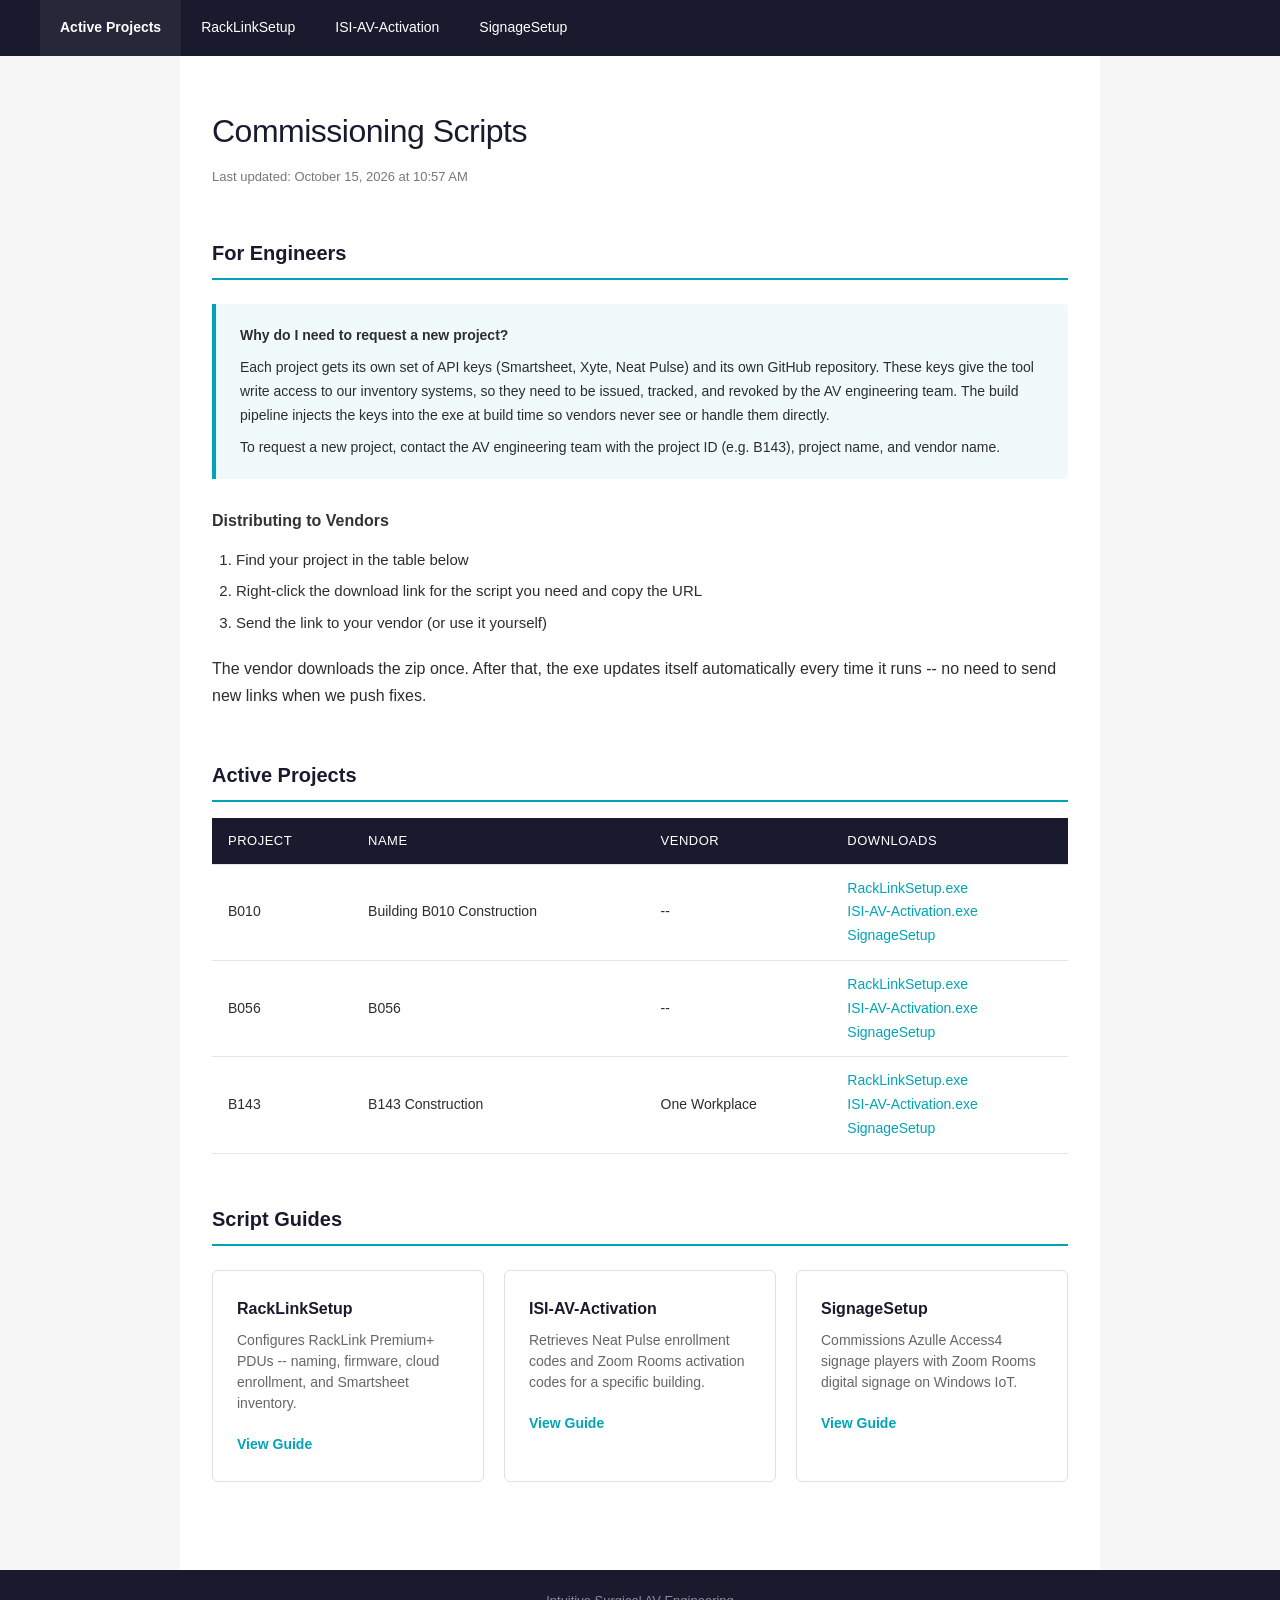
<file: index.html>
<!DOCTYPE html>
<html lang="en">
<head>
  <meta charset="UTF-8">
  <title>Commissioning Scripts</title>
  <link rel="stylesheet" href="style.css">
</head>
<body>
  <nav>
    <strong>Active Projects</strong>
    <a href="racklinksetup.html">RackLinkSetup</a>
    <a href="isi-av-activator.html">ISI-AV-Activation</a>
    <a href="signagesetup.html">SignageSetup</a>
  </nav>

  <div class="content">
    <h1>Commissioning Scripts</h1>
    <div class="updated">Last updated: October 15, 2026 at 10:57 AM</div>

    <h2>For Engineers</h2>
    <div class="info-box">
      <p><strong>Why do I need to request a new project?</strong></p>
      <p>Each project gets its own set of API keys (Smartsheet, Xyte, Neat Pulse) and its own GitHub
      repository. These keys give the tool write access to our inventory systems, so they need to be
      issued, tracked, and revoked by the AV engineering team. The build pipeline injects the keys into
      the exe at build time so vendors never see or handle them directly.</p>
      <p>To request a new project, contact the AV engineering team with the project ID (e.g. B143),
      project name, and vendor name.</p>
    </div>

    <h3>Distributing to Vendors</h3>
    <ol>
      <li>Find your project in the table below</li>
      <li>Right-click the download link for the script you need and copy the URL</li>
      <li>Send the link to your vendor (or use it yourself)</li>
    </ol>
    <p>The vendor downloads the zip once. After that, the exe updates itself automatically every time
    it runs -- no need to send new links when we push fixes.</p>

    <h2>Active Projects</h2>
    <table>
      <thead>
        <tr>
          <th>Project</th>
          <th>Name</th>
          <th>Vendor</th>
          <th>Downloads</th>
        </tr>
      </thead>
      <tbody>
      <tr>
        <td>B010</td>
        <td>Building B010 Construction</td>
        <td>--</td>
        <td><a href="https://github.com/Enterprise-AV/B010-RackLinkSetup/releases/latest">RackLinkSetup.exe</a><br><a href="https://github.com/Enterprise-AV/B010-ISI-AV-Activator/releases/latest">ISI-AV-Activation.exe</a><br><a href="https://github.com/Enterprise-AV/SignageSetup-Deploy/releases/latest">SignageSetup</a></td>
      </tr>
      <tr>
        <td>B056</td>
        <td>B056</td>
        <td>--</td>
        <td><a href="https://github.com/Enterprise-AV/B056-RackLinkSetup/releases/latest">RackLinkSetup.exe</a><br><a href="https://github.com/Enterprise-AV/B056-ISI-AV-Activator/releases/latest">ISI-AV-Activation.exe</a><br><a href="https://github.com/Enterprise-AV/SignageSetup-Deploy/releases/latest">SignageSetup</a></td>
      </tr>
      <tr>
        <td>B143</td>
        <td>B143 Construction</td>
        <td>One Workplace</td>
        <td><a href="https://github.com/Enterprise-AV/B143-RackLinkSetup/releases/latest">RackLinkSetup.exe</a><br><a href="https://github.com/Enterprise-AV/B143-ISI-AV-Activator/releases/latest">ISI-AV-Activation.exe</a><br><a href="https://github.com/Enterprise-AV/SignageSetup-Deploy/releases/latest">SignageSetup</a></td>
      </tr>
      </tbody>
    </table>

    <h2>Script Guides</h2>
    <div class="script-cards">
      <div class="script-card">
        <h3>RackLinkSetup</h3>
        <p>Configures RackLink Premium+ PDUs -- naming, firmware, cloud enrollment, and Smartsheet inventory.</p>
        <a href="racklinksetup.html">View Guide</a>
      </div>
      <div class="script-card">
        <h3>ISI-AV-Activation</h3>
        <p>Retrieves Neat Pulse enrollment codes and Zoom Rooms activation codes for a specific building.</p>
        <a href="isi-av-activator.html">View Guide</a>
      </div>
      <div class="script-card">
        <h3>SignageSetup</h3>
        <p>Commissions Azulle Access4 signage players with Zoom Rooms digital signage on Windows IoT.</p>
        <a href="signagesetup.html">View Guide</a>
      </div>
    </div>
  </div>

  <footer>Intuitive Surgical AV Engineering</footer>
</body>
</html>
</file>
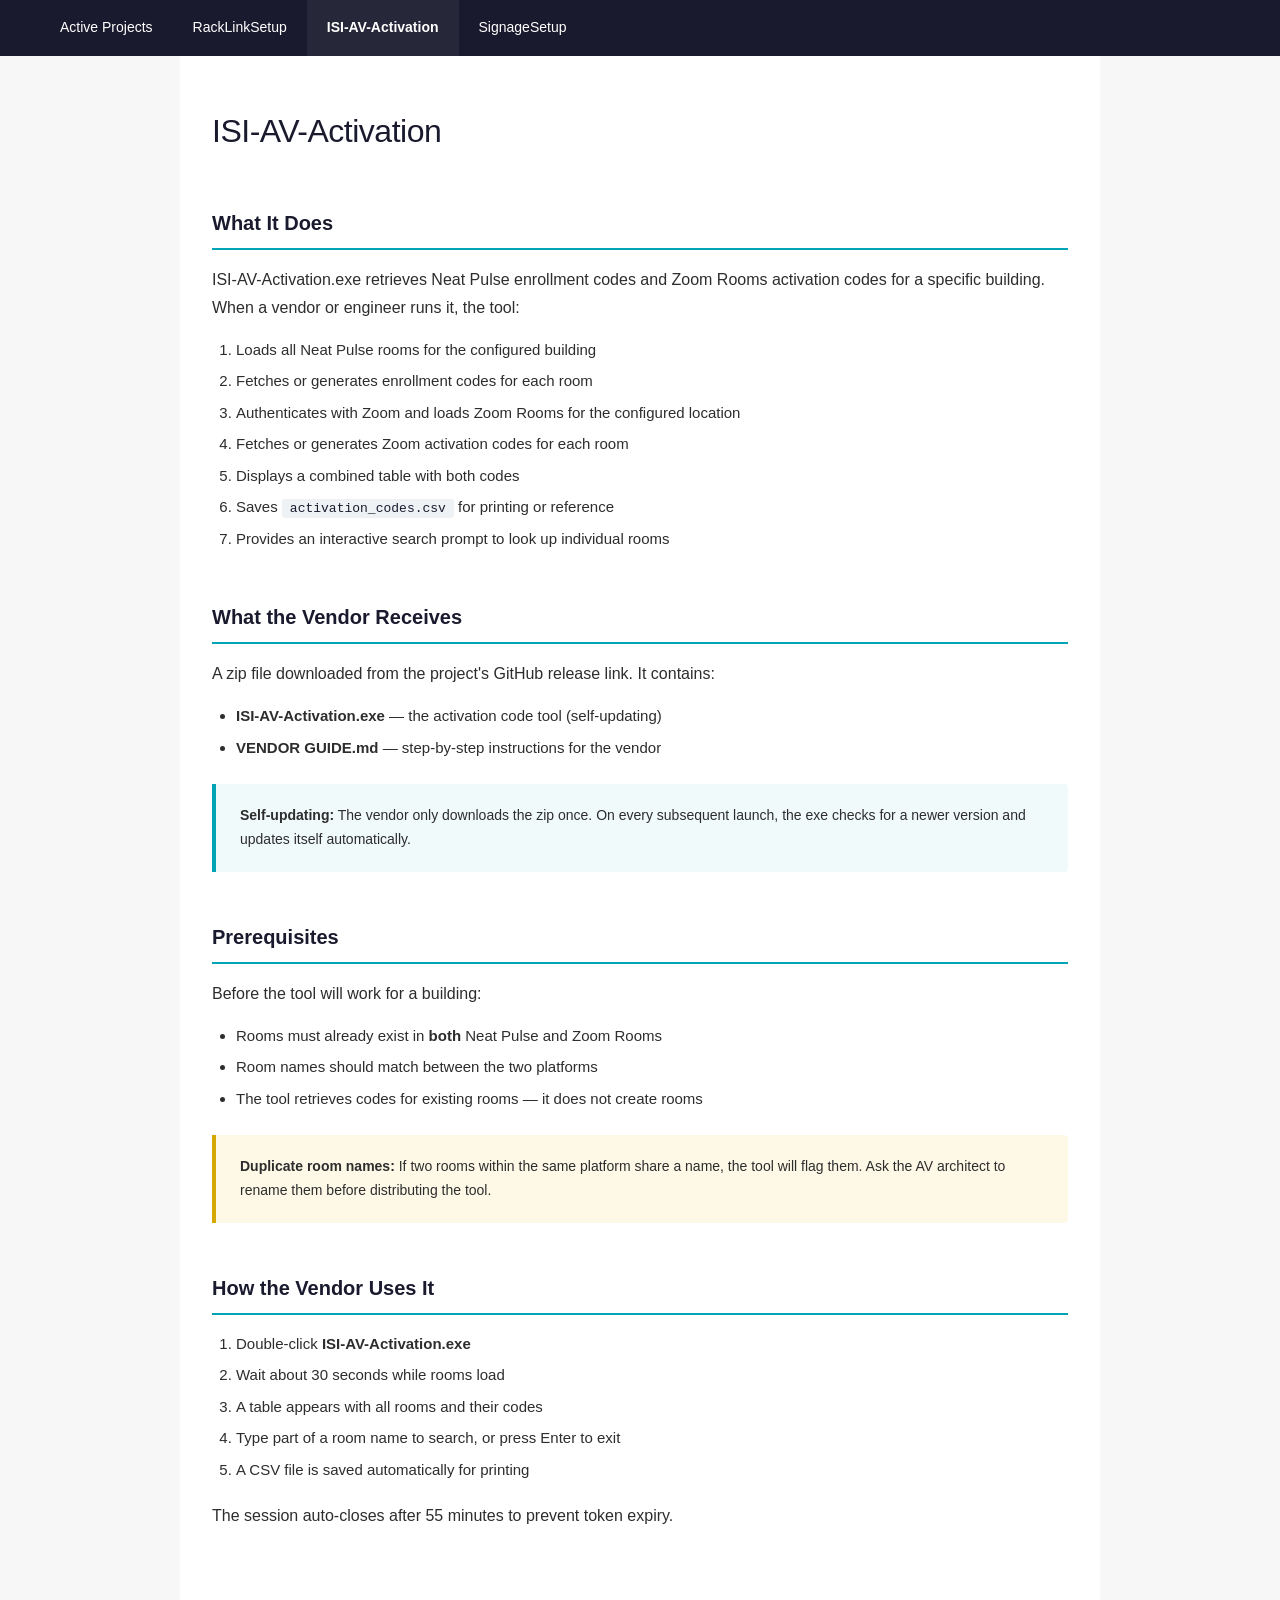
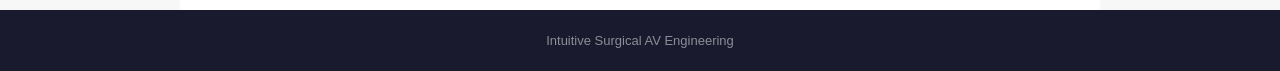
<file: isi-av-activator.html>
<!DOCTYPE html>
<html lang="en">
<head>
  <meta charset="UTF-8">
  <title>ISI-AV-Activation - AV Engineering</title>
  <link rel="stylesheet" href="style.css">
</head>
<body>
  <nav>
    <a href="index.html">Active Projects</a>
    <a href="racklinksetup.html">RackLinkSetup</a>
    <strong>ISI-AV-Activation</strong>
    <a href="signagesetup.html">SignageSetup</a>
  </nav>

  <div class="content">
    <h1>ISI-AV-Activation</h1>

    <h2>What It Does</h2>
    <p>ISI-AV-Activation.exe retrieves Neat Pulse enrollment codes and Zoom Rooms activation codes for a specific building. When a vendor or engineer runs it, the tool:</p>
    <ol>
      <li>Loads all Neat Pulse rooms for the configured building</li>
      <li>Fetches or generates enrollment codes for each room</li>
      <li>Authenticates with Zoom and loads Zoom Rooms for the configured location</li>
      <li>Fetches or generates Zoom activation codes for each room</li>
      <li>Displays a combined table with both codes</li>
      <li>Saves <code>activation_codes.csv</code> for printing or reference</li>
      <li>Provides an interactive search prompt to look up individual rooms</li>
    </ol>

    <h2>What the Vendor Receives</h2>
    <p>A zip file downloaded from the project's GitHub release link. It contains:</p>
    <ul>
      <li><strong>ISI-AV-Activation.exe</strong> &mdash; the activation code tool (self-updating)</li>
      <li><strong>VENDOR GUIDE.md</strong> &mdash; step-by-step instructions for the vendor</li>
    </ul>

    <div class="info-box">
      <p><strong>Self-updating:</strong> The vendor only downloads the zip once. On every subsequent launch, the exe checks for a newer version and updates itself automatically.</p>
    </div>

    <h2>Prerequisites</h2>
    <p>Before the tool will work for a building:</p>
    <ul>
      <li>Rooms must already exist in <strong>both</strong> Neat Pulse and Zoom Rooms</li>
      <li>Room names should match between the two platforms</li>
      <li>The tool retrieves codes for existing rooms &mdash; it does not create rooms</li>
    </ul>

    <div class="warning-box">
      <p><strong>Duplicate room names:</strong> If two rooms within the same platform share a name, the tool will flag them. Ask the AV architect to rename them before distributing the tool.</p>
    </div>

    <h2>How the Vendor Uses It</h2>
    <ol>
      <li>Double-click <strong>ISI-AV-Activation.exe</strong></li>
      <li>Wait about 30 seconds while rooms load</li>
      <li>A table appears with all rooms and their codes</li>
      <li>Type part of a room name to search, or press Enter to exit</li>
      <li>A CSV file is saved automatically for printing</li>
    </ol>
    <p>The session auto-closes after 55 minutes to prevent token expiry.</p>
  </div>

  <footer>Intuitive Surgical AV Engineering</footer>
</body>
</html>
</file>
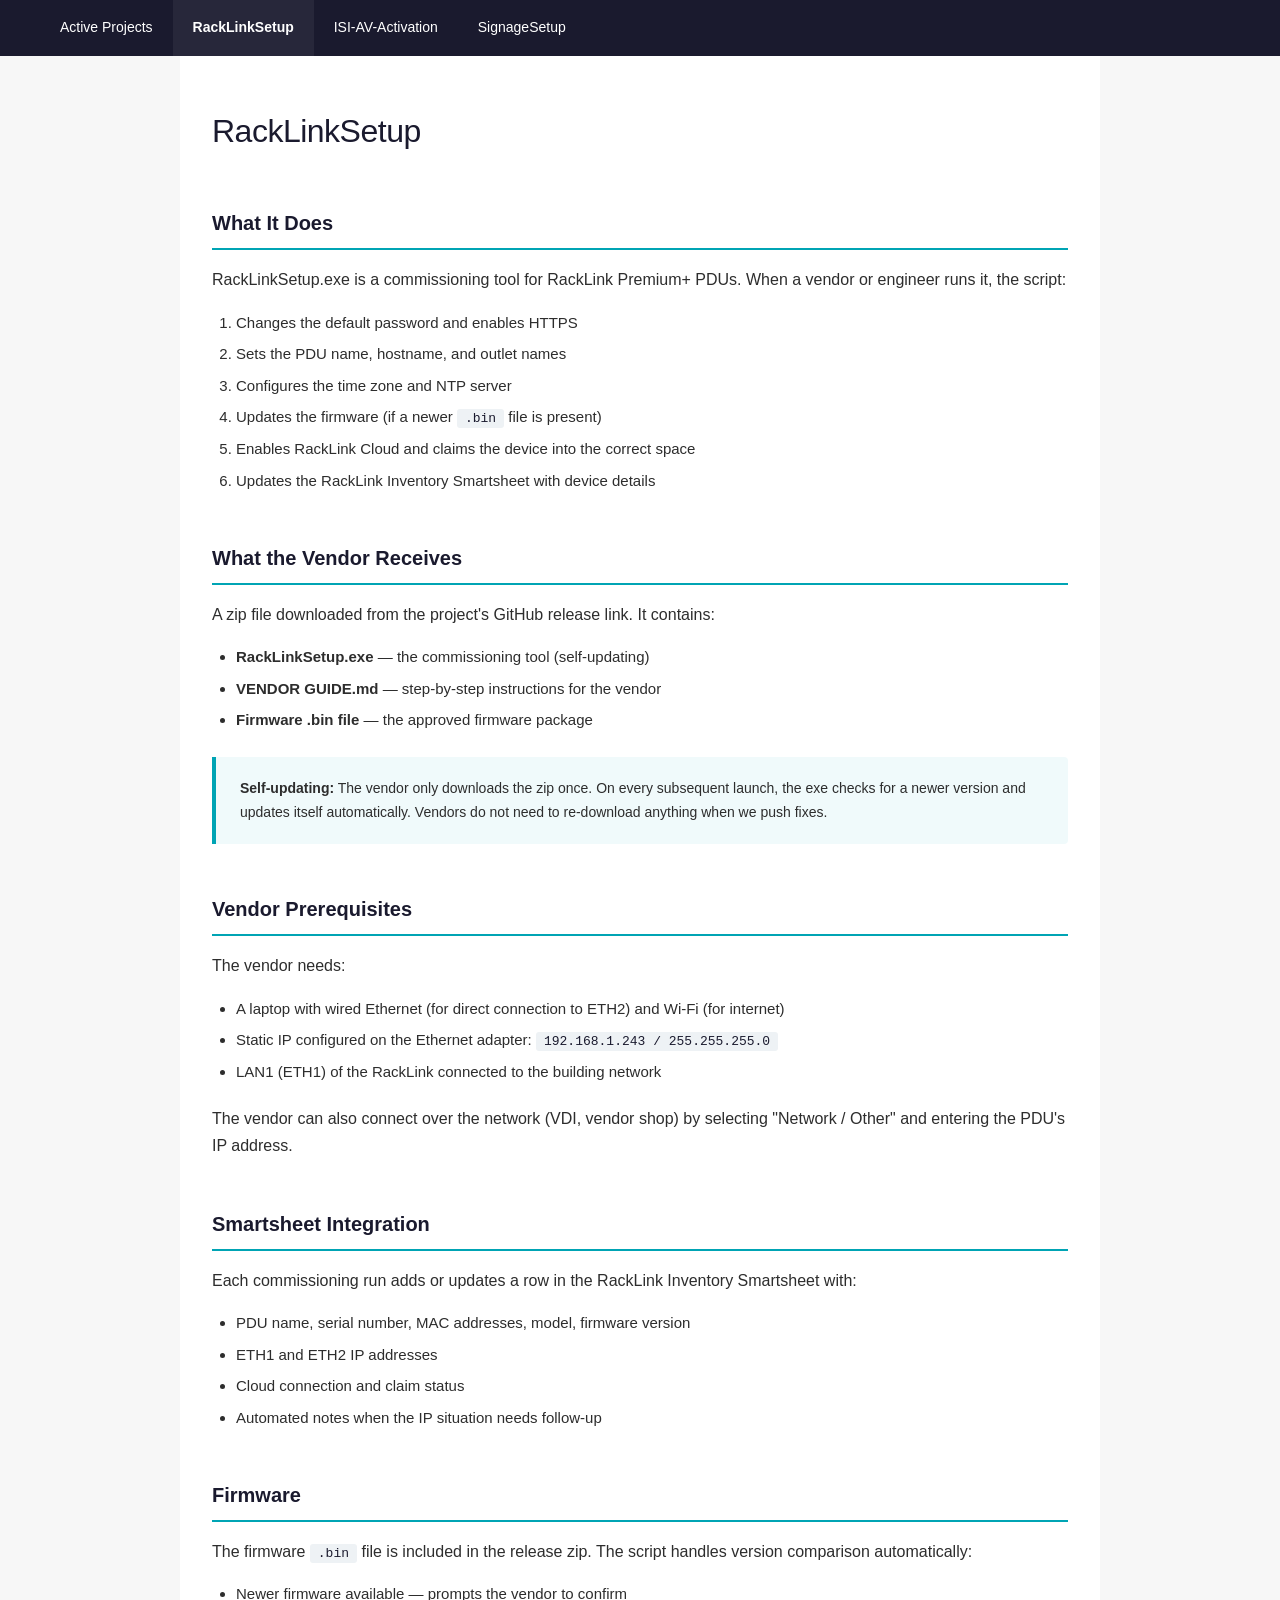
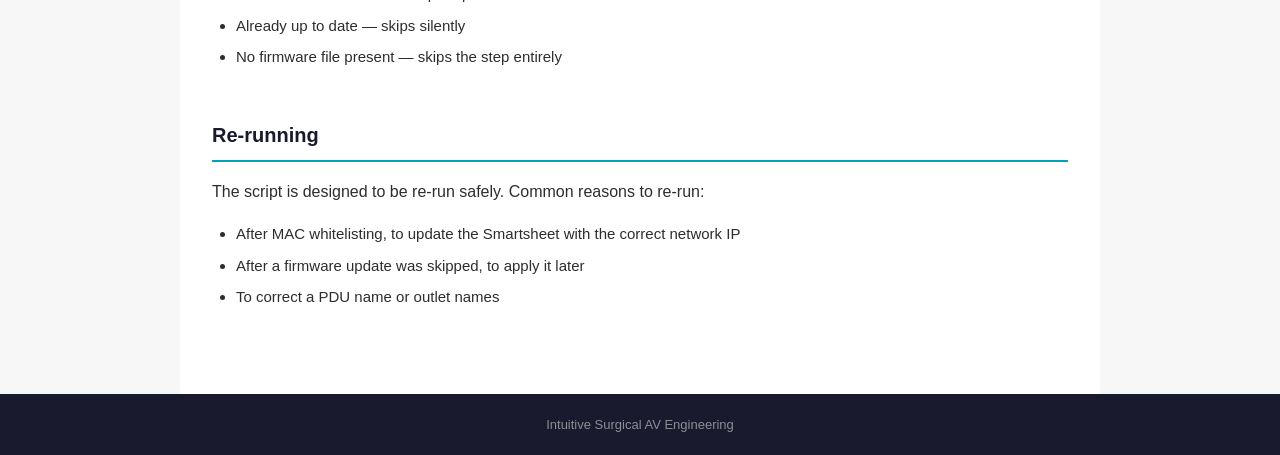
<file: racklinksetup.html>
<!DOCTYPE html>
<html lang="en">
<head>
  <meta charset="UTF-8">
  <title>RackLinkSetup - AV Engineering</title>
  <link rel="stylesheet" href="style.css">
</head>
<body>
  <nav>
    <a href="index.html">Active Projects</a>
    <strong>RackLinkSetup</strong>
    <a href="isi-av-activator.html">ISI-AV-Activation</a>
    <a href="signagesetup.html">SignageSetup</a>
  </nav>

  <div class="content">
    <h1>RackLinkSetup</h1>

    <h2>What It Does</h2>
    <p>RackLinkSetup.exe is a commissioning tool for RackLink Premium+ PDUs. When a vendor or engineer runs it, the script:</p>
    <ol>
      <li>Changes the default password and enables HTTPS</li>
      <li>Sets the PDU name, hostname, and outlet names</li>
      <li>Configures the time zone and NTP server</li>
      <li>Updates the firmware (if a newer <code>.bin</code> file is present)</li>
      <li>Enables RackLink Cloud and claims the device into the correct space</li>
      <li>Updates the RackLink Inventory Smartsheet with device details</li>
    </ol>

    <h2>What the Vendor Receives</h2>
    <p>A zip file downloaded from the project's GitHub release link. It contains:</p>
    <ul>
      <li><strong>RackLinkSetup.exe</strong> &mdash; the commissioning tool (self-updating)</li>
      <li><strong>VENDOR GUIDE.md</strong> &mdash; step-by-step instructions for the vendor</li>
      <li><strong>Firmware .bin file</strong> &mdash; the approved firmware package</li>
    </ul>

    <div class="info-box">
      <p><strong>Self-updating:</strong> The vendor only downloads the zip once. On every subsequent launch, the exe checks for a newer version and updates itself automatically. Vendors do not need to re-download anything when we push fixes.</p>
    </div>

    <h2>Vendor Prerequisites</h2>
    <p>The vendor needs:</p>
    <ul>
      <li>A laptop with wired Ethernet (for direct connection to ETH2) and Wi-Fi (for internet)</li>
      <li>Static IP configured on the Ethernet adapter: <code>192.168.1.243 / 255.255.255.0</code></li>
      <li>LAN1 (ETH1) of the RackLink connected to the building network</li>
    </ul>
    <p>The vendor can also connect over the network (VDI, vendor shop) by selecting "Network / Other" and entering the PDU's IP address.</p>

    <h2>Smartsheet Integration</h2>
    <p>Each commissioning run adds or updates a row in the RackLink Inventory Smartsheet with:</p>
    <ul>
      <li>PDU name, serial number, MAC addresses, model, firmware version</li>
      <li>ETH1 and ETH2 IP addresses</li>
      <li>Cloud connection and claim status</li>
      <li>Automated notes when the IP situation needs follow-up</li>
    </ul>

    <h2>Firmware</h2>
    <p>The firmware <code>.bin</code> file is included in the release zip. The script handles version comparison automatically:</p>
    <ul>
      <li>Newer firmware available &mdash; prompts the vendor to confirm</li>
      <li>Already up to date &mdash; skips silently</li>
      <li>No firmware file present &mdash; skips the step entirely</li>
    </ul>

    <h2>Re-running</h2>
    <p>The script is designed to be re-run safely. Common reasons to re-run:</p>
    <ul>
      <li>After MAC whitelisting, to update the Smartsheet with the correct network IP</li>
      <li>After a firmware update was skipped, to apply it later</li>
      <li>To correct a PDU name or outlet names</li>
    </ul>
  </div>

  <footer>Intuitive Surgical AV Engineering</footer>
</body>
</html>
</file>
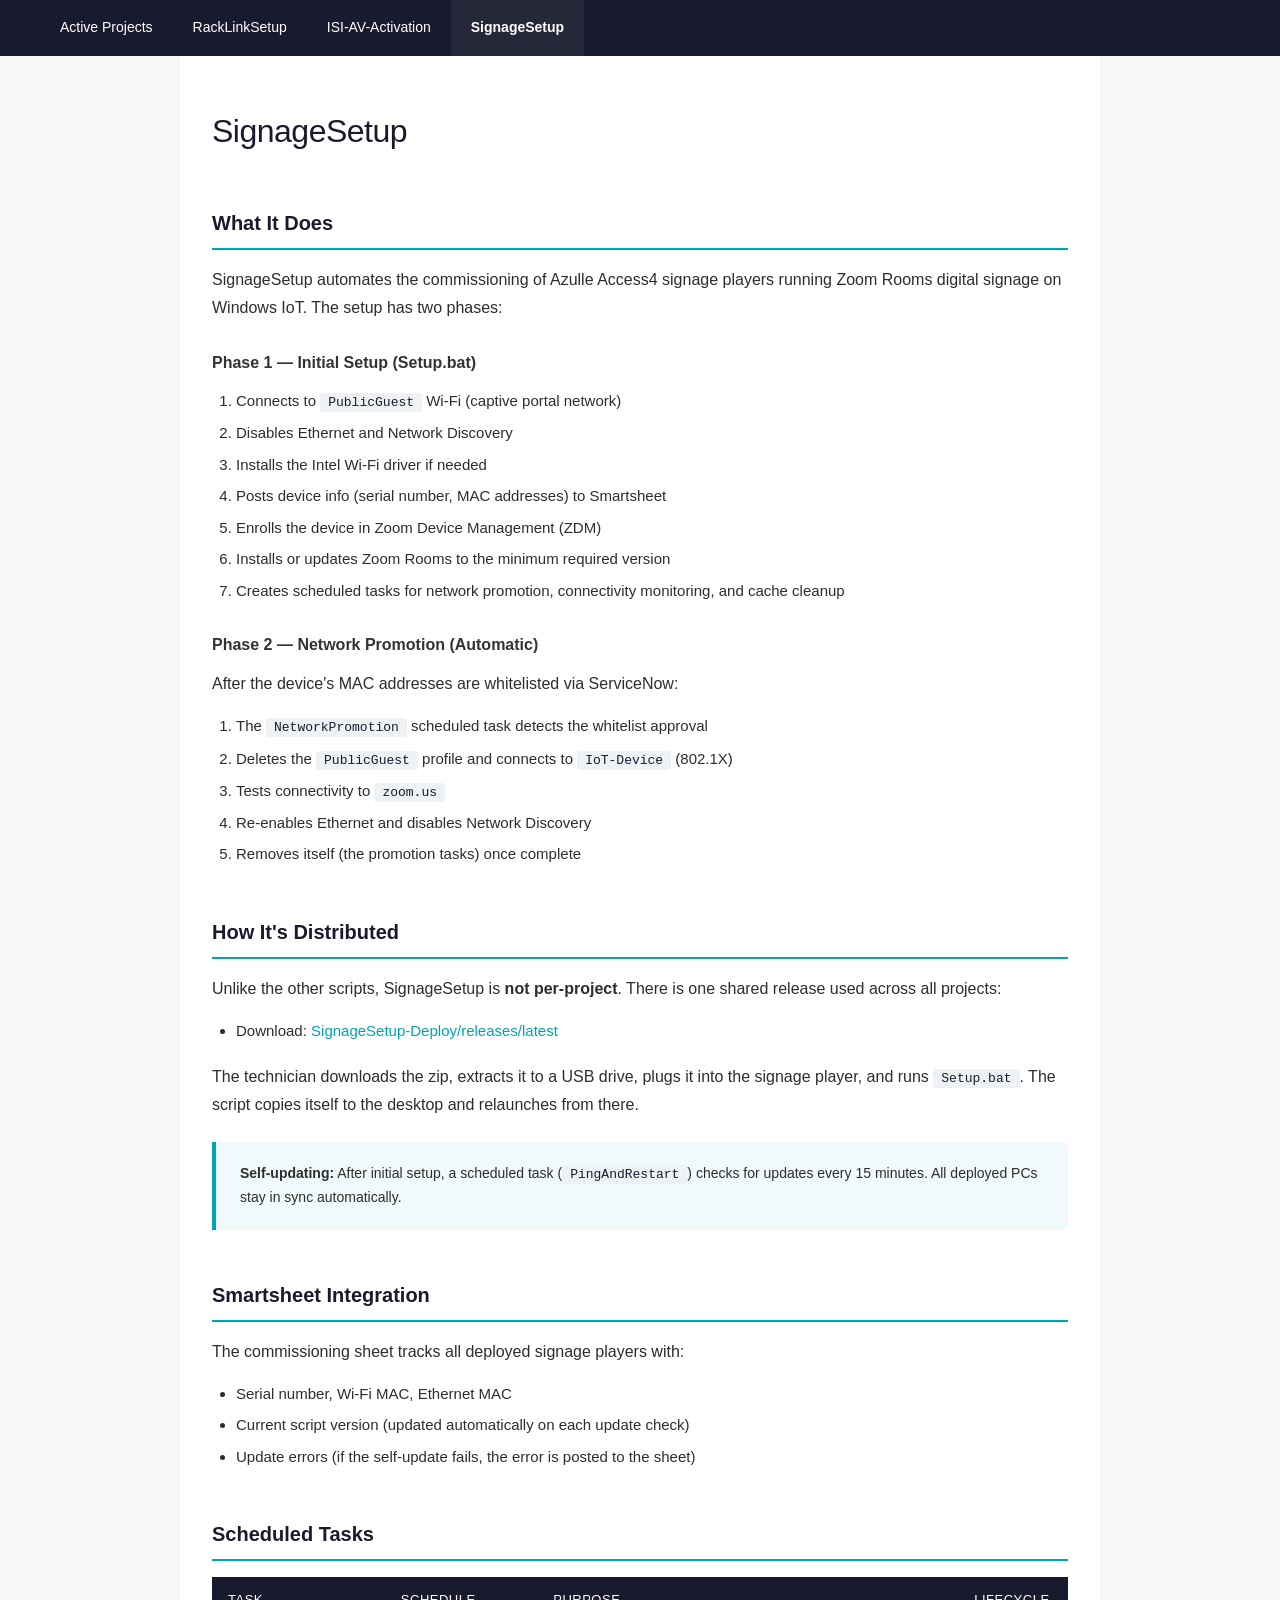
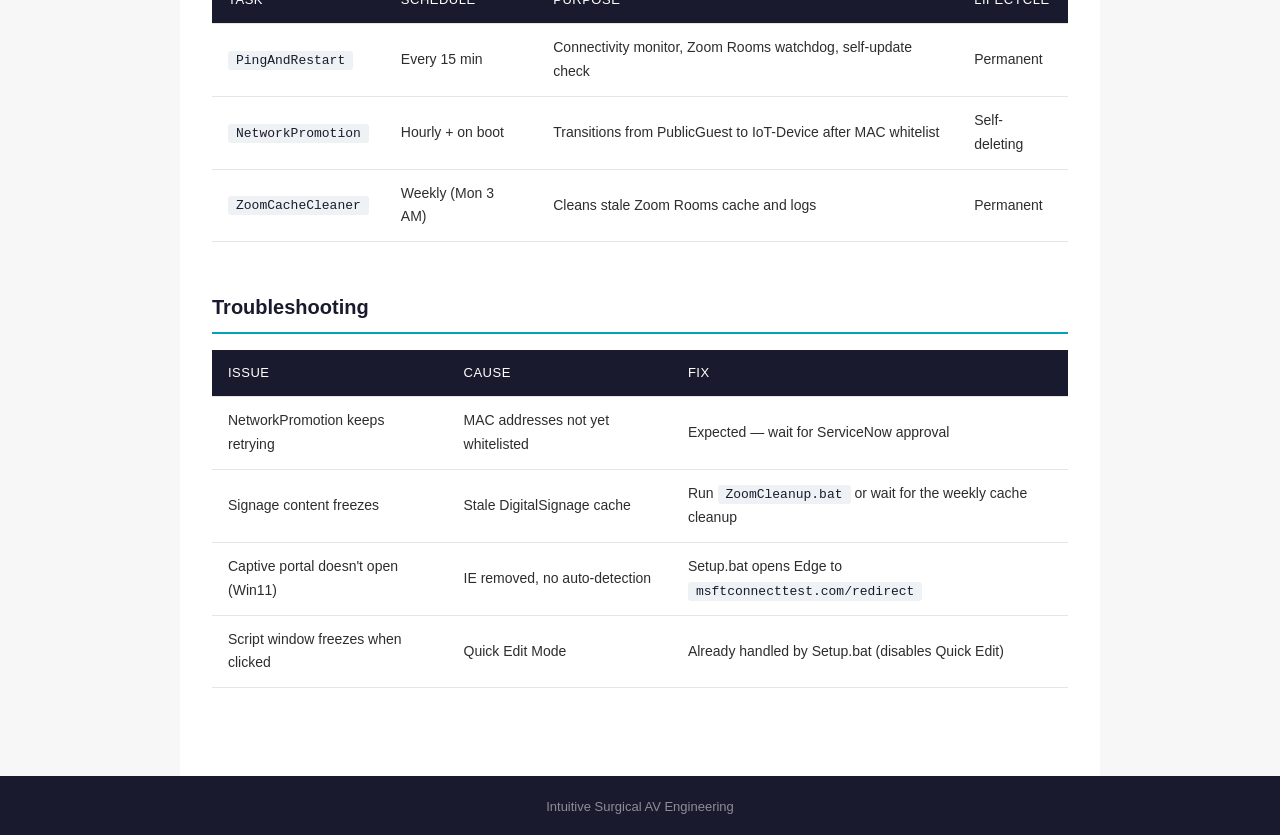
<file: signagesetup.html>
<!DOCTYPE html>
<html lang="en">
<head>
  <meta charset="UTF-8">
  <title>SignageSetup - AV Engineering</title>
  <link rel="stylesheet" href="style.css">
</head>
<body>
  <nav>
    <a href="index.html">Active Projects</a>
    <a href="racklinksetup.html">RackLinkSetup</a>
    <a href="isi-av-activator.html">ISI-AV-Activation</a>
    <strong>SignageSetup</strong>
  </nav>

  <div class="content">
    <h1>SignageSetup</h1>

    <h2>What It Does</h2>
    <p>SignageSetup automates the commissioning of Azulle Access4 signage players running Zoom Rooms digital signage on Windows IoT. The setup has two phases:</p>

    <h3>Phase 1 &mdash; Initial Setup (Setup.bat)</h3>
    <ol>
      <li>Connects to <code>PublicGuest</code> Wi-Fi (captive portal network)</li>
      <li>Disables Ethernet and Network Discovery</li>
      <li>Installs the Intel Wi-Fi driver if needed</li>
      <li>Posts device info (serial number, MAC addresses) to Smartsheet</li>
      <li>Enrolls the device in Zoom Device Management (ZDM)</li>
      <li>Installs or updates Zoom Rooms to the minimum required version</li>
      <li>Creates scheduled tasks for network promotion, connectivity monitoring, and cache cleanup</li>
    </ol>

    <h3>Phase 2 &mdash; Network Promotion (Automatic)</h3>
    <p>After the device's MAC addresses are whitelisted via ServiceNow:</p>
    <ol>
      <li>The <code>NetworkPromotion</code> scheduled task detects the whitelist approval</li>
      <li>Deletes the <code>PublicGuest</code> profile and connects to <code>IoT-Device</code> (802.1X)</li>
      <li>Tests connectivity to <code>zoom.us</code></li>
      <li>Re-enables Ethernet and disables Network Discovery</li>
      <li>Removes itself (the promotion tasks) once complete</li>
    </ol>

    <h2>How It's Distributed</h2>
    <p>Unlike the other scripts, SignageSetup is <strong>not per-project</strong>. There is one shared release used across all projects:</p>
    <ul>
      <li>Download: <a href="https://github.com/Enterprise-AV/SignageSetup-Deploy/releases/latest">SignageSetup-Deploy/releases/latest</a></li>
    </ul>
    <p>The technician downloads the zip, extracts it to a USB drive, plugs it into the signage player, and runs <code>Setup.bat</code>. The script copies itself to the desktop and relaunches from there.</p>

    <div class="info-box">
      <p><strong>Self-updating:</strong> After initial setup, a scheduled task (<code>PingAndRestart</code>) checks for updates every 15 minutes. All deployed PCs stay in sync automatically.</p>
    </div>

    <h2>Smartsheet Integration</h2>
    <p>The commissioning sheet tracks all deployed signage players with:</p>
    <ul>
      <li>Serial number, Wi-Fi MAC, Ethernet MAC</li>
      <li>Current script version (updated automatically on each update check)</li>
      <li>Update errors (if the self-update fails, the error is posted to the sheet)</li>
    </ul>

    <h2>Scheduled Tasks</h2>
    <table>
      <thead>
        <tr>
          <th>Task</th>
          <th>Schedule</th>
          <th>Purpose</th>
          <th>Lifecycle</th>
        </tr>
      </thead>
      <tbody>
        <tr>
          <td><code>PingAndRestart</code></td>
          <td>Every 15 min</td>
          <td>Connectivity monitor, Zoom Rooms watchdog, self-update check</td>
          <td>Permanent</td>
        </tr>
        <tr>
          <td><code>NetworkPromotion</code></td>
          <td>Hourly + on boot</td>
          <td>Transitions from PublicGuest to IoT-Device after MAC whitelist</td>
          <td>Self-deleting</td>
        </tr>
        <tr>
          <td><code>ZoomCacheCleaner</code></td>
          <td>Weekly (Mon 3 AM)</td>
          <td>Cleans stale Zoom Rooms cache and logs</td>
          <td>Permanent</td>
        </tr>
      </tbody>
    </table>

    <h2>Troubleshooting</h2>
    <table>
      <thead>
        <tr>
          <th>Issue</th>
          <th>Cause</th>
          <th>Fix</th>
        </tr>
      </thead>
      <tbody>
        <tr>
          <td>NetworkPromotion keeps retrying</td>
          <td>MAC addresses not yet whitelisted</td>
          <td>Expected &mdash; wait for ServiceNow approval</td>
        </tr>
        <tr>
          <td>Signage content freezes</td>
          <td>Stale DigitalSignage cache</td>
          <td>Run <code>ZoomCleanup.bat</code> or wait for the weekly cache cleanup</td>
        </tr>
        <tr>
          <td>Captive portal doesn't open (Win11)</td>
          <td>IE removed, no auto-detection</td>
          <td>Setup.bat opens Edge to <code>msftconnecttest.com/redirect</code></td>
        </tr>
        <tr>
          <td>Script window freezes when clicked</td>
          <td>Quick Edit Mode</td>
          <td>Already handled by Setup.bat (disables Quick Edit)</td>
        </tr>
      </tbody>
    </table>
  </div>

  <footer>Intuitive Surgical AV Engineering</footer>
</body>
</html>
</file>
<file: style.css>
/* AV Engineering Documentation — Intuitive-inspired theme */

* { box-sizing: border-box; margin: 0; padding: 0; }

body {
  font-family: "Segoe UI", -apple-system, BlinkMacSystemFont, sans-serif;
  color: #2d2d2d;
  line-height: 1.7;
  background: #f7f7f7;
}

/* Top navigation bar */
nav {
  background: #1a1a2e;
  padding: 0 40px;
  display: flex;
  align-items: center;
  gap: 0;
  height: 56px;
  position: sticky;
  top: 0;
  z-index: 100;
}

nav a, nav strong {
  color: #fff;
  text-decoration: none;
  font-size: 14px;
  font-weight: 400;
  padding: 16px 20px;
  transition: background 0.2s;
  white-space: nowrap;
}

nav a:hover {
  background: rgba(255,255,255,0.08);
  text-decoration: none;
}

nav strong {
  font-weight: 600;
  background: rgba(255,255,255,0.06);
}

nav .sep {
  display: none;
}

/* Page content */
.content {
  max-width: 920px;
  margin: 0 auto;
  padding: 48px 32px 64px;
  background: #fff;
  min-height: calc(100vh - 56px - 60px);
}

/* Hero / page header */
h1 {
  font-size: 32px;
  font-weight: 300;
  color: #1a1a2e;
  margin-bottom: 8px;
  letter-spacing: -0.5px;
}

.updated {
  color: #777;
  font-size: 13px;
  margin-bottom: 40px;
}

/* Section headings */
h2 {
  font-size: 20px;
  font-weight: 600;
  color: #1a1a2e;
  margin-top: 48px;
  margin-bottom: 16px;
  padding-bottom: 8px;
  border-bottom: 2px solid #00a4b4;
}

h3 {
  font-size: 16px;
  font-weight: 600;
  color: #333;
  margin-top: 28px;
  margin-bottom: 12px;
}

p {
  margin-bottom: 16px;
}

/* Tables */
table {
  border-collapse: collapse;
  width: 100%;
  margin: 16px 0 24px;
}

th, td {
  text-align: left;
  padding: 12px 16px;
  border-bottom: 1px solid #e5e5e5;
  font-size: 14px;
}

th {
  background: #1a1a2e;
  color: #fff;
  font-weight: 500;
  font-size: 13px;
  text-transform: uppercase;
  letter-spacing: 0.5px;
}

tr:hover td {
  background: #f5fafa;
}

/* Links */
a {
  color: #00a4b4;
  text-decoration: none;
  font-weight: 500;
}

a:hover {
  color: #008a98;
  text-decoration: underline;
}

/* Info boxes */
.info-box {
  background: #f0fafb;
  border-left: 4px solid #00a4b4;
  padding: 20px 24px;
  margin: 24px 0;
  border-radius: 0 4px 4px 0;
  font-size: 14px;
}

.info-box p {
  margin: 8px 0;
}

.info-box p:first-child { margin-top: 0; }
.info-box p:last-child { margin-bottom: 0; }

.warning-box {
  background: #fef9e7;
  border-left: 4px solid #d4a800;
  padding: 20px 24px;
  margin: 24px 0;
  border-radius: 0 4px 4px 0;
  font-size: 14px;
}

.warning-box p {
  margin: 8px 0;
}

.warning-box p:first-child { margin-top: 0; }
.warning-box p:last-child { margin-bottom: 0; }

/* Lists */
ul, ol {
  margin: 8px 0 20px 24px;
}

li {
  margin-bottom: 6px;
  font-size: 15px;
}

/* Code */
code {
  background: #eef2f5;
  padding: 2px 8px;
  border-radius: 3px;
  font-size: 13px;
  font-family: "Cascadia Code", "Consolas", monospace;
  color: #1a1a2e;
}

/* Empty state */
.empty {
  color: #999;
  font-style: italic;
  margin-top: 24px;
  font-size: 15px;
}

/* Script cards */
.script-cards {
  display: grid;
  grid-template-columns: repeat(auto-fit, minmax(260px, 1fr));
  gap: 20px;
  margin: 24px 0;
}

.script-card {
  background: #fff;
  border: 1px solid #e0e0e0;
  border-radius: 6px;
  padding: 24px;
  transition: box-shadow 0.2s, border-color 0.2s;
}

.script-card:hover {
  border-color: #00a4b4;
  box-shadow: 0 4px 12px rgba(0,164,180,0.08);
}

.script-card h3 {
  margin-top: 0;
  margin-bottom: 8px;
  color: #1a1a2e;
}

.script-card p {
  font-size: 14px;
  color: #666;
  margin: 0 0 16px;
  line-height: 1.5;
}

.script-card a {
  font-size: 14px;
  font-weight: 600;
  color: #00a4b4;
}

/* Footer */
footer {
  background: #1a1a2e;
  color: rgba(255,255,255,0.5);
  text-align: center;
  padding: 20px 40px;
  font-size: 13px;
}

/* Responsive */
@media (max-width: 640px) {
  nav {
    padding: 0 16px;
    overflow-x: auto;
  }
  nav a, nav strong {
    padding: 16px 12px;
    font-size: 13px;
  }
  .content {
    padding: 32px 20px 48px;
  }
  h1 {
    font-size: 26px;
  }
}
</file>
